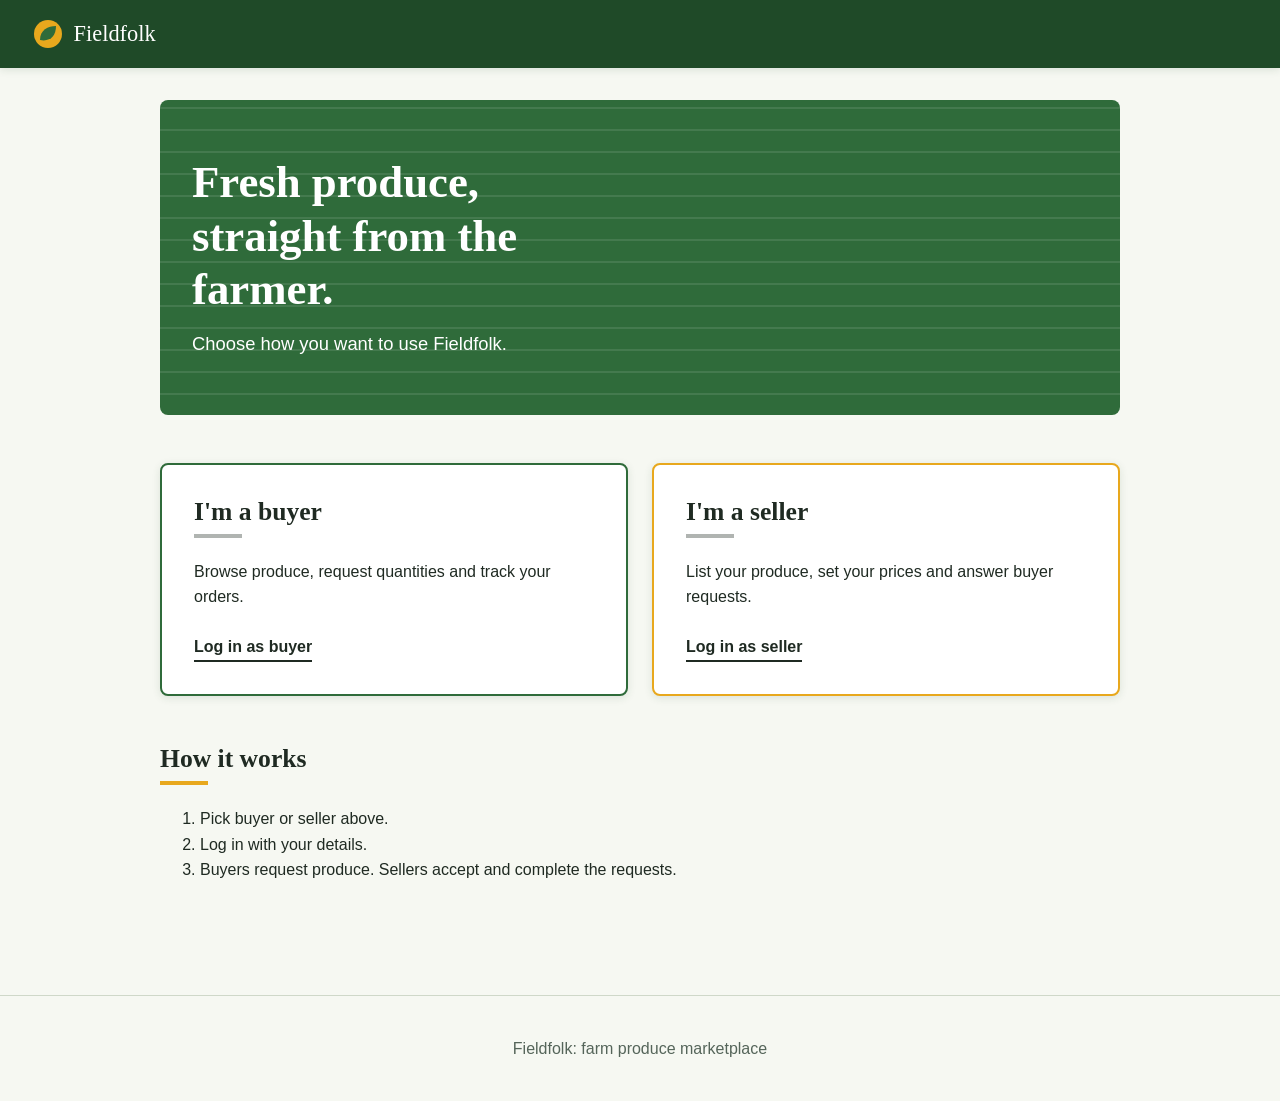
<file: index.html>
<!DOCTYPE html>
<html lang="en">
<head>
  <meta charset="UTF-8">
  <meta name="viewport" content="width=device-width, initial-scale=1">
  <meta name="description" content="Fieldfolk connects farmers with buyers. Browse fresh produce or list your own.">
  <title>Fieldfolk | Farm Produce Marketplace</title>
  <link rel="stylesheet" href="fieldfolk.css">
</head>
<body>
  <header>
    <a class="brand" href="index.html"><svg width="32" height="32" viewBox="0 0 32 32" aria-hidden="true"><circle cx="16" cy="16" r="14" fill="#e8a81d"/><path d="M8 22C8 12 16 8 24 8c0 10-6 16-16 14z" fill="#2f6b3a"/></svg> Fieldfolk</a>
  </header>
  <main>
    <section class="hero">
      <h1>Fresh produce, straight from the farmer.</h1>
      <p>Choose how you want to use Fieldfolk.</p>
    </section>
    <section class="roles" aria-label="Choose your role">
      <a class="role" href="buyer-login.html">
        <h2>I'm a buyer</h2>
        <p>Browse produce, request quantities and track your orders.</p>
      </a>
      <a class="role seller" href="seller-login.html">
        <h2>I'm a seller</h2>
        <p>List your produce, set your prices and answer buyer requests.</p>
      </a>
    </section>
    <section>
      <h2>How it works</h2>
      <ol>
        <li>Pick buyer or seller above.</li>
        <li>Log in with your details.</li>
        <li>Buyers request produce. Sellers accept and complete the requests.</li>
      </ol>
    </section>
  </main>
  <footer><p>Fieldfolk: farm produce marketplace</p></footer>
</body>
</html>
</file>
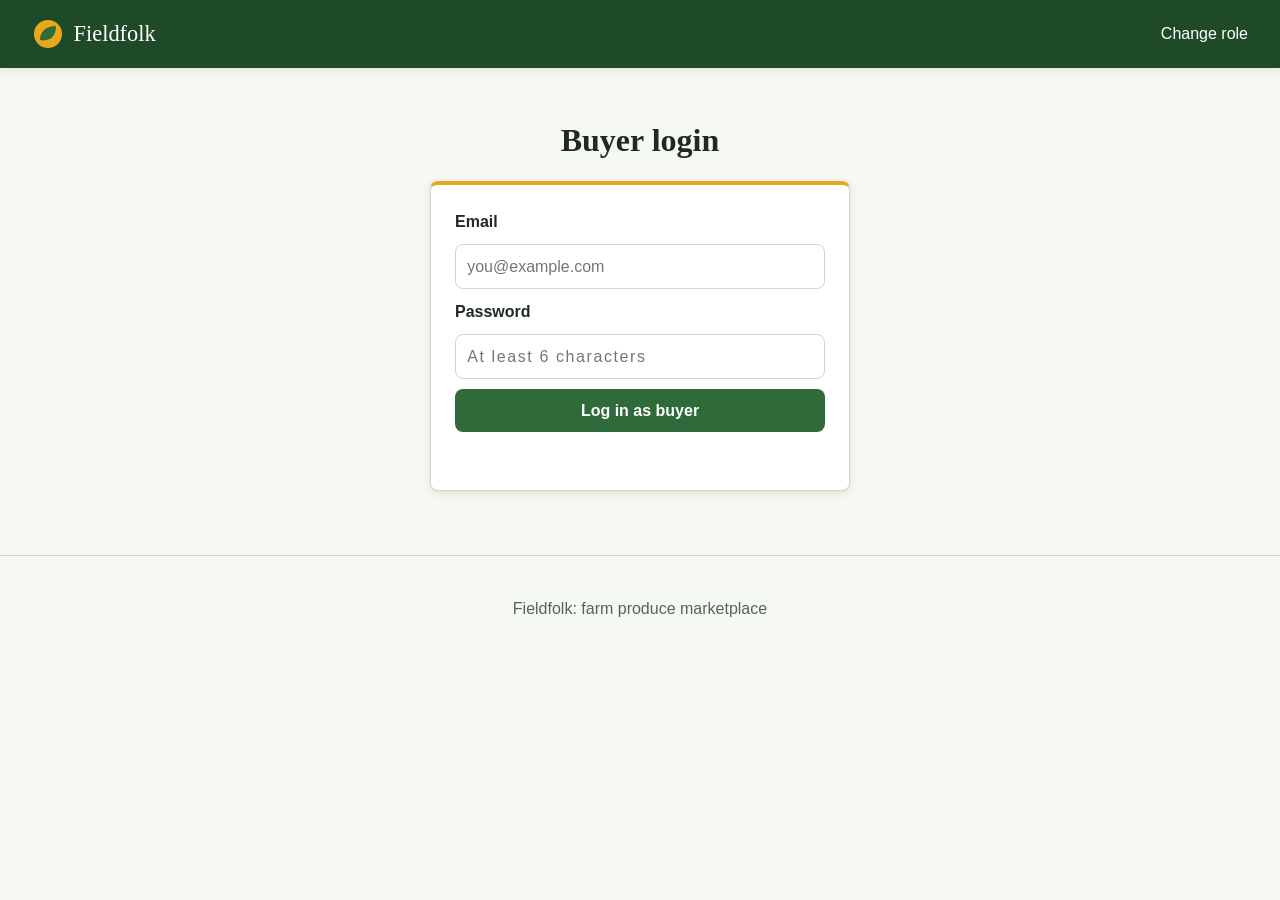
<file: buyer-login.html>
<!DOCTYPE html>
<html lang="en">
<head>
  <meta charset="UTF-8">
  <meta name="viewport" content="width=device-width, initial-scale=1">
  <title>Buyer login | Fieldfolk</title>
  <link rel="stylesheet" href="fieldfolk.css">
</head>
<body>
  <header>
    <a class="brand" href="index.html"><svg width="32" height="32" viewBox="0 0 32 32" aria-hidden="true"><circle cx="16" cy="16" r="14" fill="#e8a81d"/><path d="M8 22C8 12 16 8 24 8c0 10-6 16-16 14z" fill="#2f6b3a"/></svg> Fieldfolk</a>
    <nav><a href="index.html">Change role</a></nav>
  </header>
  <main class="auth">
    <h1>Buyer login</h1>
    <form onsubmit="return login(event, 'buyer')">
      <label for="email">Email</label>
      <input type="email" id="email" placeholder="you@example.com" required>
      <label for="password">Password</label>
      <input type="password" id="password" placeholder="At least 6 characters" minlength="6" required>
      <button type="submit">Log in as buyer</button>
      <p class="msg" id="msg" role="alert"></p>
    </form>
  </main>
  <footer><p>Fieldfolk: farm produce marketplace</p></footer>
  <script src="fieldfolk.js"></script>
</body>
</html>
</file>
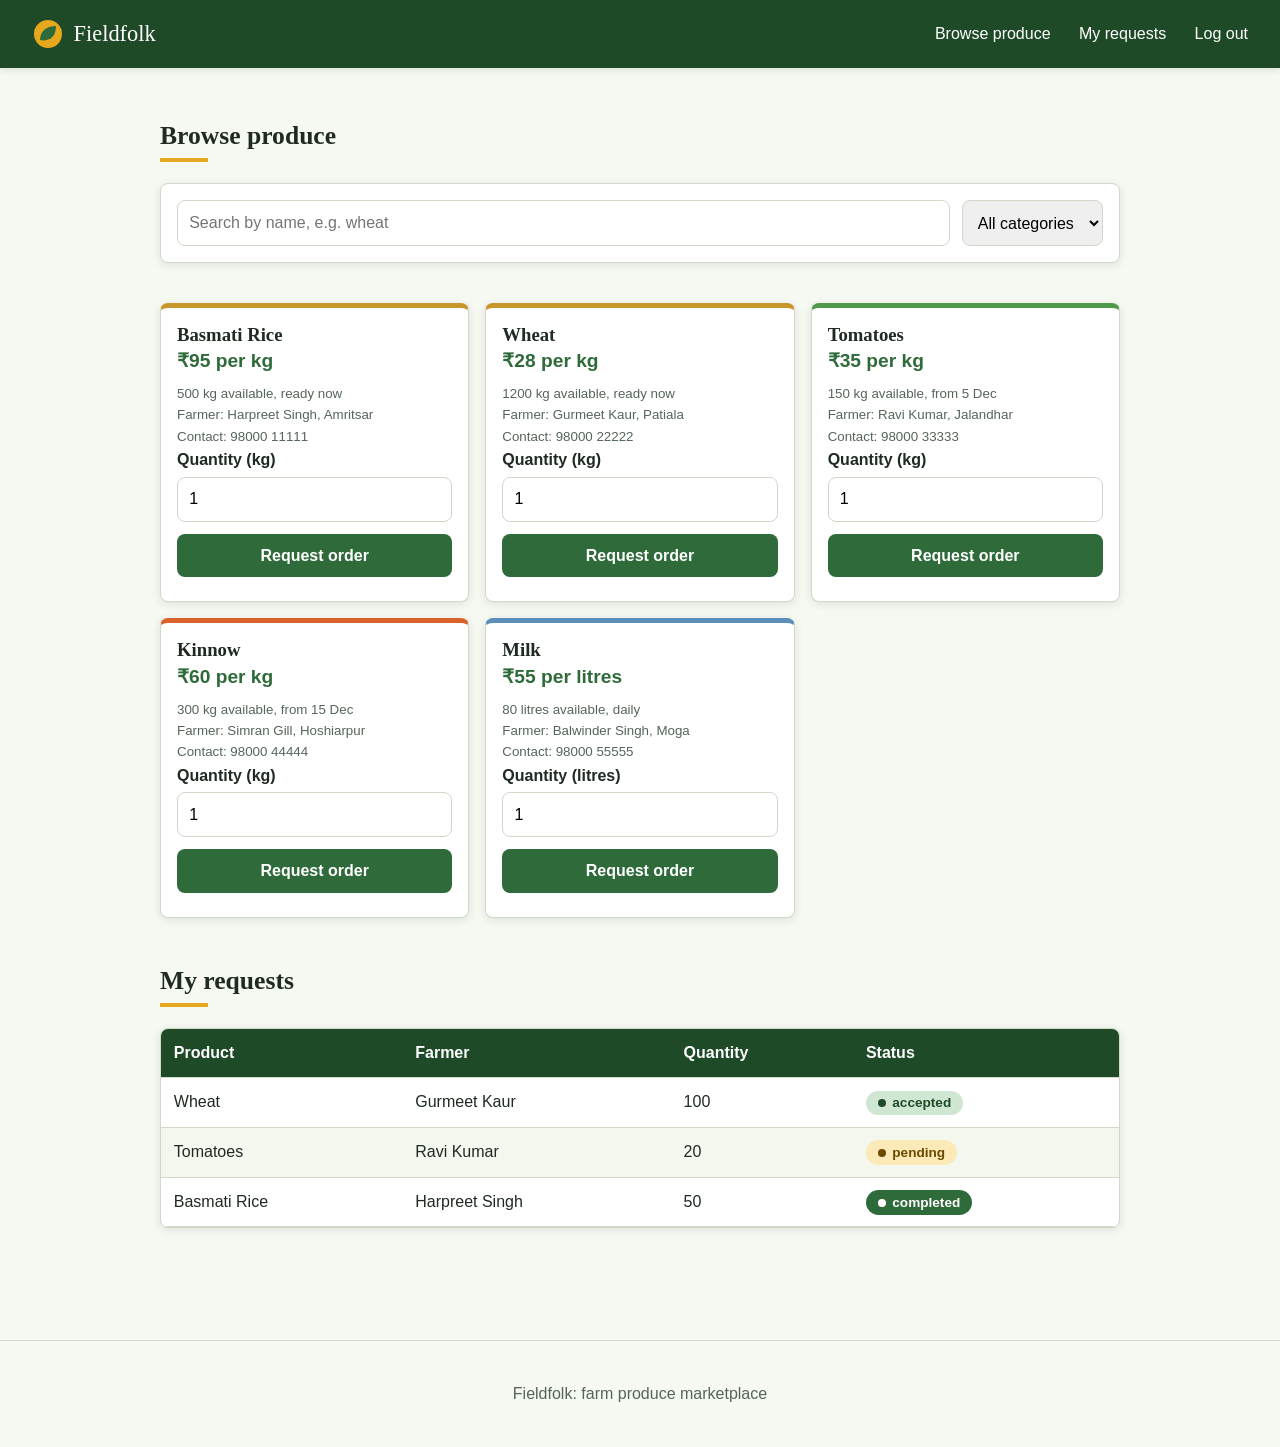
<file: buyer.html>
<!DOCTYPE html>
<html lang="en">
<head>
  <meta charset="UTF-8">
  <meta name="viewport" content="width=device-width, initial-scale=1">
  <title>Browse produce | Fieldfolk</title>
  <link rel="stylesheet" href="fieldfolk.css">
</head>
<body>
  <header>
    <a class="brand" href="index.html"><svg width="32" height="32" viewBox="0 0 32 32" aria-hidden="true"><circle cx="16" cy="16" r="14" fill="#e8a81d"/><path d="M8 22C8 12 16 8 24 8c0 10-6 16-16 14z" fill="#2f6b3a"/></svg> Fieldfolk</a>
    <nav>
      <a href="#browse">Browse produce</a>
      <a href="#orders">My requests</a>
      <a href="index.html">Log out</a>
    </nav>
  </header>
  <main>
    <section id="browse">
      <h2>Browse produce</h2>
      <div class="filters" role="search">
        <input type="search" id="search" placeholder="Search by name, e.g. wheat" aria-label="Search produce by name" oninput="showProduce()">
        <select id="category" aria-label="Filter by category" onchange="showProduce()">
          <option value="All">All categories</option>
          <option>Grains</option>
          <option>Vegetables</option>
          <option>Fruits</option>
          <option>Dairy</option>
        </select>
      </div>
      <p class="msg" id="orderMsg" role="status"></p>
      <div class="grid" id="produceList"></div>
    </section>
    <section id="orders">
      <h2>My requests</h2>
      <div class="scroll">
        <table>
          <thead><tr><th>Product</th><th>Farmer</th><th>Quantity</th><th>Status</th></tr></thead>
          <tbody id="orderRows"></tbody>
        </table>
      </div>
    </section>
  </main>
  <footer><p>Fieldfolk: farm produce marketplace</p></footer>
  <script src="fieldfolk.js"></script>
  <script>showProduce(); showOrders();</script>
</body>
</html>
</file>
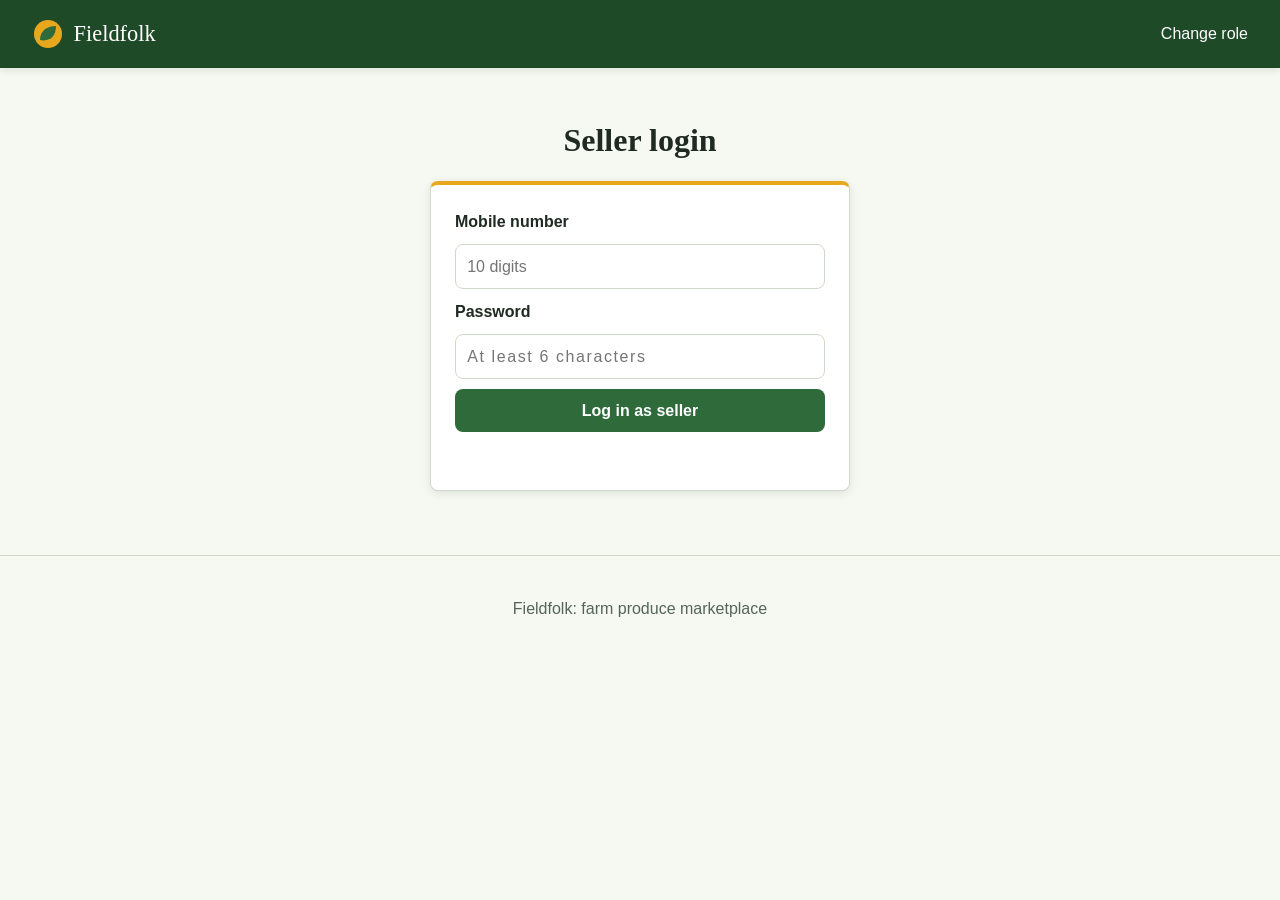
<file: seller-login.html>
<!DOCTYPE html>
<html lang="en">
<head>
  <meta charset="UTF-8">
  <meta name="viewport" content="width=device-width, initial-scale=1">
  <title>Seller login | Fieldfolk</title>
  <link rel="stylesheet" href="fieldfolk.css">
</head>
<body>
  <header>
    <a class="brand" href="index.html"><svg width="32" height="32" viewBox="0 0 32 32" aria-hidden="true"><circle cx="16" cy="16" r="14" fill="#e8a81d"/><path d="M8 22C8 12 16 8 24 8c0 10-6 16-16 14z" fill="#2f6b3a"/></svg> Fieldfolk</a>
    <nav><a href="index.html">Change role</a></nav>
  </header>
  <main class="auth">
    <h1>Seller login</h1>
    <form onsubmit="return login(event, 'seller')">
      <label for="mobile">Mobile number</label>
      <input type="tel" id="mobile" placeholder="10 digits" pattern="[0-9]{10}" title="Enter a 10 digit mobile number" required>
      <label for="password">Password</label>
      <input type="password" id="password" placeholder="At least 6 characters" minlength="6" required>
      <button type="submit">Log in as seller</button>
      <p class="msg" id="msg" role="alert"></p>
    </form>
  </main>
  <footer><p>Fieldfolk: farm produce marketplace</p></footer>
  <script src="fieldfolk.js"></script>
</body>
</html>
</file>
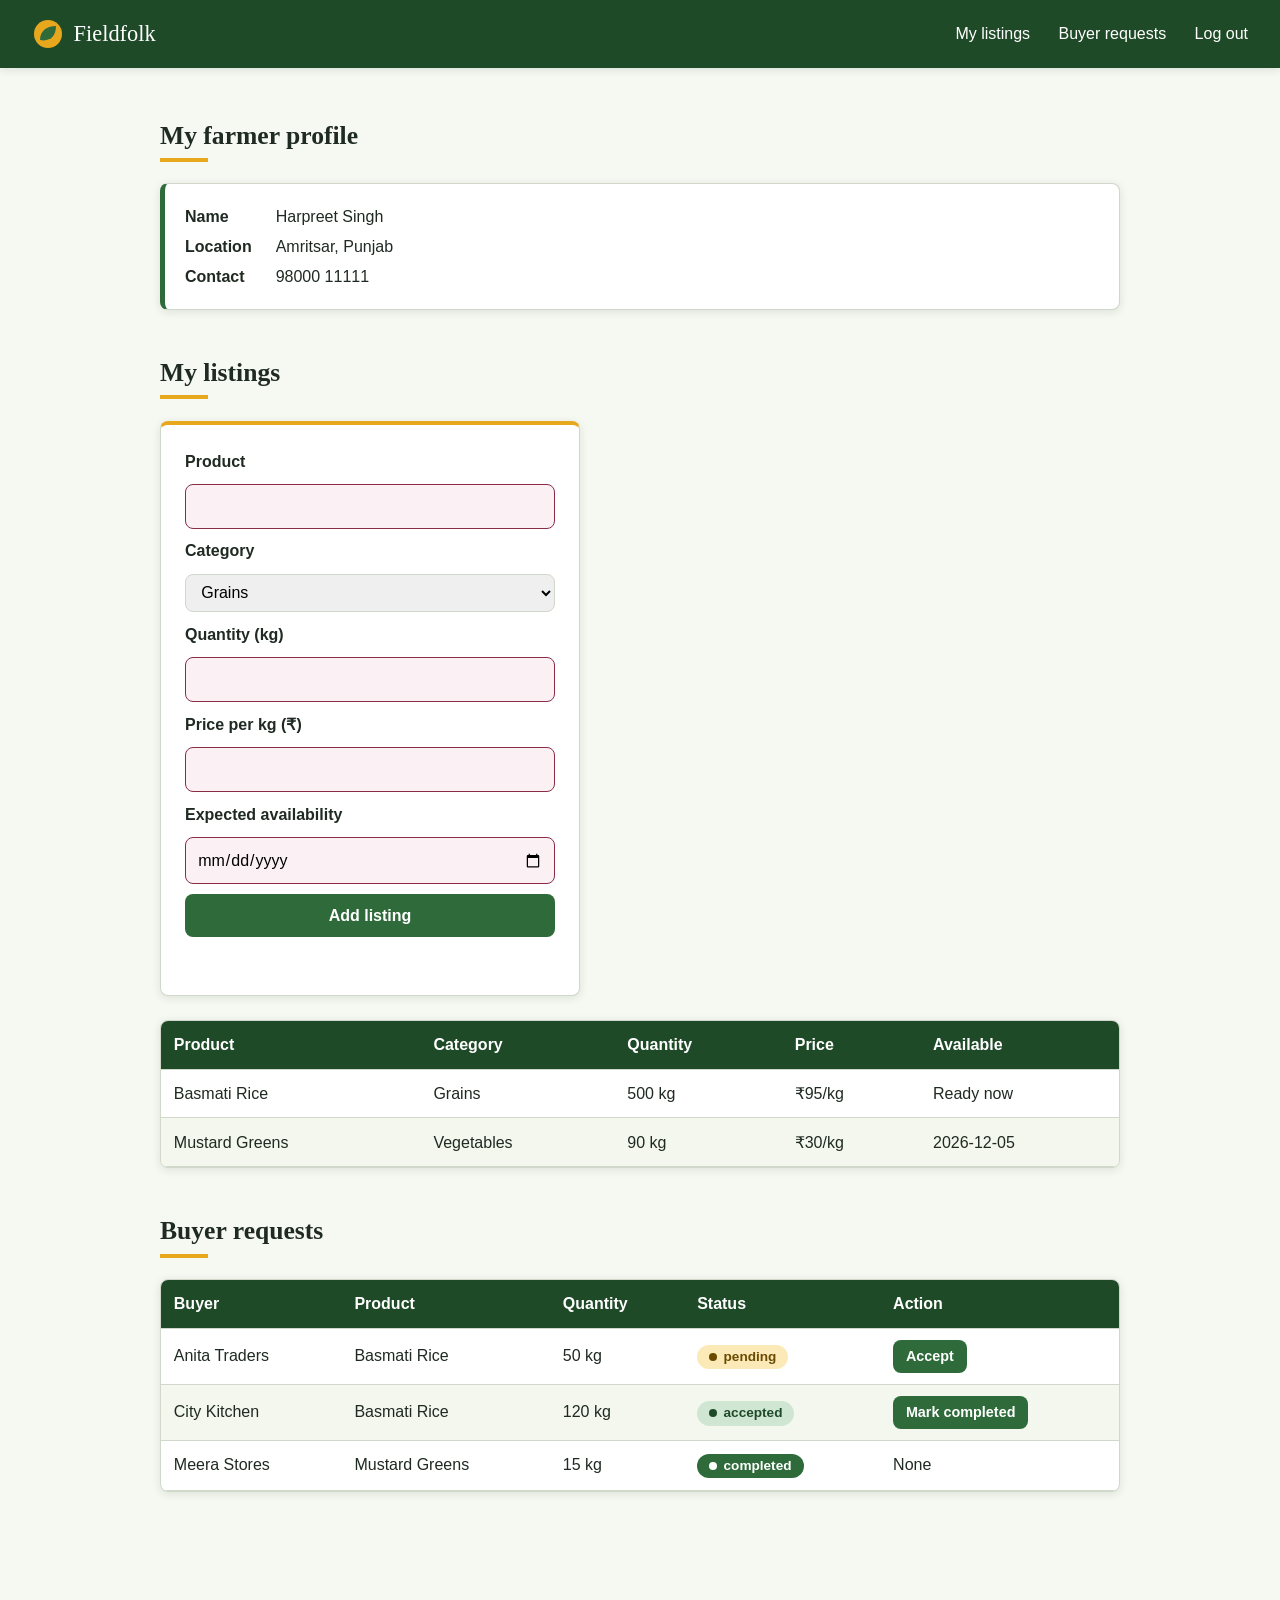
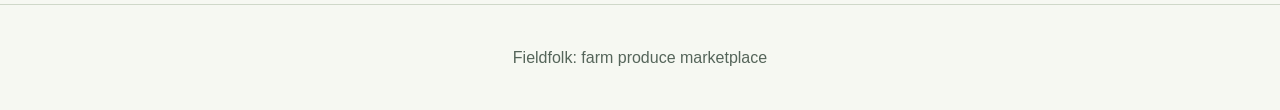
<file: seller.html>
<!DOCTYPE html>
<html lang="en">
<head>
  <meta charset="UTF-8">
  <meta name="viewport" content="width=device-width, initial-scale=1">
  <title>Seller desk | Fieldfolk</title>
  <link rel="stylesheet" href="fieldfolk.css">
</head>
<body>
  <header>
    <a class="brand" href="index.html"><svg width="32" height="32" viewBox="0 0 32 32" aria-hidden="true"><circle cx="16" cy="16" r="14" fill="#e8a81d"/><path d="M8 22C8 12 16 8 24 8c0 10-6 16-16 14z" fill="#2f6b3a"/></svg> Fieldfolk</a>
    <nav>
      <a href="#listings">My listings</a>
      <a href="#requests">Buyer requests</a>
      <a href="index.html">Log out</a>
    </nav>
  </header>
  <main>
    <section id="profile">
      <h2>My farmer profile</h2>
      <dl id="profileInfo"></dl>
    </section>
    <section id="listings">
      <h2>My listings</h2>
      <form onsubmit="return addListing(event)">
        <label for="product">Product</label>
        <input type="text" id="product" required>
        <label for="newCategory">Category</label>
        <select id="newCategory">
          <option>Grains</option>
          <option>Vegetables</option>
          <option>Fruits</option>
          <option>Dairy</option>
        </select>
        <label for="quantity">Quantity (kg)</label>
        <input type="number" id="quantity" min="1" required>
        <label for="price">Price per kg (₹)</label>
        <input type="number" id="price" min="1" required>
        <label for="available">Expected availability</label>
        <input type="date" id="available" required>
        <button type="submit">Add listing</button>
        <p class="msg" id="listingMsg" role="status"></p>
      </form>
      <div class="scroll">
        <table>
          <thead><tr><th>Product</th><th>Category</th><th>Quantity</th><th>Price</th><th>Available</th></tr></thead>
          <tbody id="listingRows"></tbody>
        </table>
      </div>
    </section>
    <section id="requests">
      <h2>Buyer requests</h2>
      <div class="scroll">
        <table>
          <thead><tr><th>Buyer</th><th>Product</th><th>Quantity</th><th>Status</th><th>Action</th></tr></thead>
          <tbody id="requestRows"></tbody>
        </table>
      </div>
    </section>
  </main>
  <footer><p>Fieldfolk: farm produce marketplace</p></footer>
  <script src="fieldfolk.js"></script>
  <script>showProfile(); showListings(); showRequests();</script>
</body>
</html>
</file>
<file: fieldfolk.css>
:root{
  --leaf:#2f6b3a;--leaf-dark:#1f4a28;--turmeric:#e8a81d;--chalk:#f6f8f2;--ink:#1f2a22;--beet:#8a2c45;
  --line:#cfd8c9;--muted:#55655a;--radius:8px;
  --grains:#c9962b;--vegetables:#4f9a4a;--fruits:#d9622b;--dairy:#5b8fb9;
  --shadow:0 2px 8px rgba(31,74,40,.12);--shadow-lift:0 10px 22px rgba(31,74,40,.2)
}
*{box-sizing:border-box}
html{scroll-behavior:smooth}
body{margin:0;font-family:"Segoe UI",Tahoma,sans-serif;color:var(--ink);background:var(--chalk);line-height:1.6}
h1,h2,h3{font-family:Georgia,serif;line-height:1.2}
h2{font-size:1.6rem}
h2::after{content:"";display:block;width:3rem;height:4px;margin-top:.4rem;background:var(--turmeric)}
main{max-width:1000px;margin:0 auto;padding:2rem 1.25rem}
section{margin-bottom:3rem;scroll-margin-top:5rem}
footer{margin-top:2rem;padding:1.5rem;border-top:1px solid var(--line);text-align:center;color:var(--muted)}

/* header + navigation (flexbox) */
header{position:sticky;top:0;z-index:10;display:flex;justify-content:space-between;align-items:center;padding:1rem 2rem;background:var(--leaf-dark);box-shadow:var(--shadow)}
header a{color:#fff;text-decoration:none}
header nav a{margin-left:1.5rem;padding-bottom:2px;border-bottom:2px solid transparent;transition:border-color .2s,color .2s}
header nav a:hover{color:var(--turmeric);border-color:var(--turmeric)}
.brand{display:flex;align-items:center;gap:.6rem;font-family:Georgia,serif;font-size:1.4rem}
a:focus-visible,button:focus-visible{outline:3px solid var(--turmeric);outline-offset:3px}

/* hero: furrow lines like rows in a field */
.hero{padding:3.5rem 2rem;border-radius:var(--radius);color:#fff;background-color:var(--leaf);
  background-image:repeating-linear-gradient(0deg,transparent 0 20px,rgba(255,255,255,.1) 20px 22px)}
.hero h1{max-width:16ch;margin:0 0 .75rem;font-size:2.8rem}
.hero p{max-width:40ch;margin:0;font-size:1.15rem}

/* role cards on the main page (grid) */
.roles{display:grid;grid-template-columns:repeat(auto-fit,minmax(260px,1fr));gap:1.5rem;margin:2rem 0 3rem}
.role{display:block;padding:2rem;background:#fff;border:2px solid var(--leaf);border-radius:var(--radius);box-shadow:var(--shadow);color:var(--ink);text-decoration:none;transition:background .25s,color .25s,transform .25s,box-shadow .25s}
.role h2{margin-top:0}
.role h2::after{background:currentColor;opacity:.35}
.role::after{content:"Log in as buyer";display:inline-block;margin-top:.5rem;font-weight:600;border-bottom:2px solid currentColor}
.role.seller::after{content:"Log in as seller"}
.role:hover,.role:focus-visible{background:var(--leaf);color:#fff;transform:translateY(-4px);box-shadow:var(--shadow-lift)}
.role.seller{border-color:var(--turmeric)}
.role.seller:hover,.role.seller:focus-visible{background:var(--turmeric);color:var(--ink)}

/* forms */
form{display:grid;gap:.6rem;max-width:420px;margin-bottom:1.5rem;padding:1.5rem;background:#fff;border:1px solid var(--line);border-top:4px solid var(--turmeric);border-radius:var(--radius);box-shadow:var(--shadow)}
label{font-weight:600}
input,select,button{font:inherit;padding:.55rem .7rem;border:1px solid var(--line);border-radius:var(--radius)}
input:focus,select:focus{outline:3px solid var(--turmeric);border-color:var(--leaf)}
input[type="password"]{letter-spacing:.1em}
input:invalid:not(:placeholder-shown){border-color:var(--beet);background:#fbf1f4}
button{background:var(--leaf);color:#fff;border:0;font-weight:600;cursor:pointer;transition:background .2s,transform .1s}
button:hover{background:var(--leaf-dark)}
button:active{transform:scale(.97)}
td button{padding:.3rem .8rem;font-size:.9rem}
.msg{min-height:1.5rem;margin:0;color:var(--beet);font-weight:600}
.msg.ok{color:var(--leaf);animation:pop .4s}
@keyframes pop{from{opacity:0;transform:scale(.95)}to{opacity:1;transform:none}}

/* login pages */
main.auth{max-width:500px}
.auth h1{text-align:center}
.auth form{margin:0 auto}

/* search and filters */
.filters{display:flex;flex-wrap:wrap;gap:.75rem;margin-bottom:1rem;padding:1rem;background:#fff;border:1px solid var(--line);border-radius:var(--radius);box-shadow:var(--shadow)}
.filters input{flex:1 1 220px}

/* produce cards (grid); top border colour shows the category */
.grid{display:grid;grid-template-columns:repeat(auto-fill,minmax(250px,1fr));gap:1rem}
.card{padding:1rem;background:#fff;border:1px solid var(--line);border-top:5px solid var(--leaf);border-radius:var(--radius);box-shadow:var(--shadow);transition:box-shadow .25s,transform .25s}
.card:hover{box-shadow:var(--shadow-lift);transform:translateY(-3px)}
.card[data-category="Grains"]{border-top-color:var(--grains)}
.card[data-category="Vegetables"]{border-top-color:var(--vegetables)}
.card[data-category="Fruits"]{border-top-color:var(--fruits)}
.card[data-category="Dairy"]{border-top-color:var(--dairy)}
.card h3{margin:0}
.card small{display:block;color:var(--muted)}
.card input,.card button{width:100%;margin:.25rem 0 .5rem}
.price{display:block;margin-bottom:.4rem;font-size:1.2rem;font-weight:700;color:var(--leaf)}

/* tables + status pills */
.scroll{overflow-x:auto;background:#fff;border:1px solid var(--line);border-radius:var(--radius);box-shadow:var(--shadow)}
table{width:100%;border-collapse:collapse}
th,td{padding:.7rem .8rem;text-align:left;border-bottom:1px solid var(--line)}
th{background:var(--leaf-dark);color:#fff}
tr:nth-child(even) td{background:#f3f7ee}
tbody tr:hover td{background:#e3efd9}
.status{display:inline-flex;align-items:center;gap:.4rem;padding:.1rem .75rem;border-radius:99px;font-size:.85rem;font-weight:600}
.status::before{content:"";width:.5rem;height:.5rem;border-radius:50%;background:currentColor}
.pending{background:#fbe9b7;color:#6b4a00}
.accepted{background:#cfe6d3;color:var(--leaf-dark)}
.completed{background:var(--leaf);color:#fff}

/* seller profile */
dl{display:grid;grid-template-columns:max-content 1fr;gap:.25rem 1.5rem;margin:0;padding:1.25rem;background:#fff;border:1px solid var(--line);border-left:5px solid var(--leaf);border-radius:var(--radius);box-shadow:var(--shadow)}
dt{font-weight:600}
dd{margin:0}

@media (max-width:600px){
  header{flex-direction:column;gap:.5rem;padding:.75rem 1rem}
  header nav a:first-child{margin-left:0}
  section{scroll-margin-top:8rem}
  main{padding:1.25rem .75rem}
  .hero{padding:2rem 1.25rem}
  .hero h1{font-size:2rem}
}
@media (prefers-reduced-motion:reduce){*{transition:none!important;animation:none!important;scroll-behavior:auto!important}}
</file>
